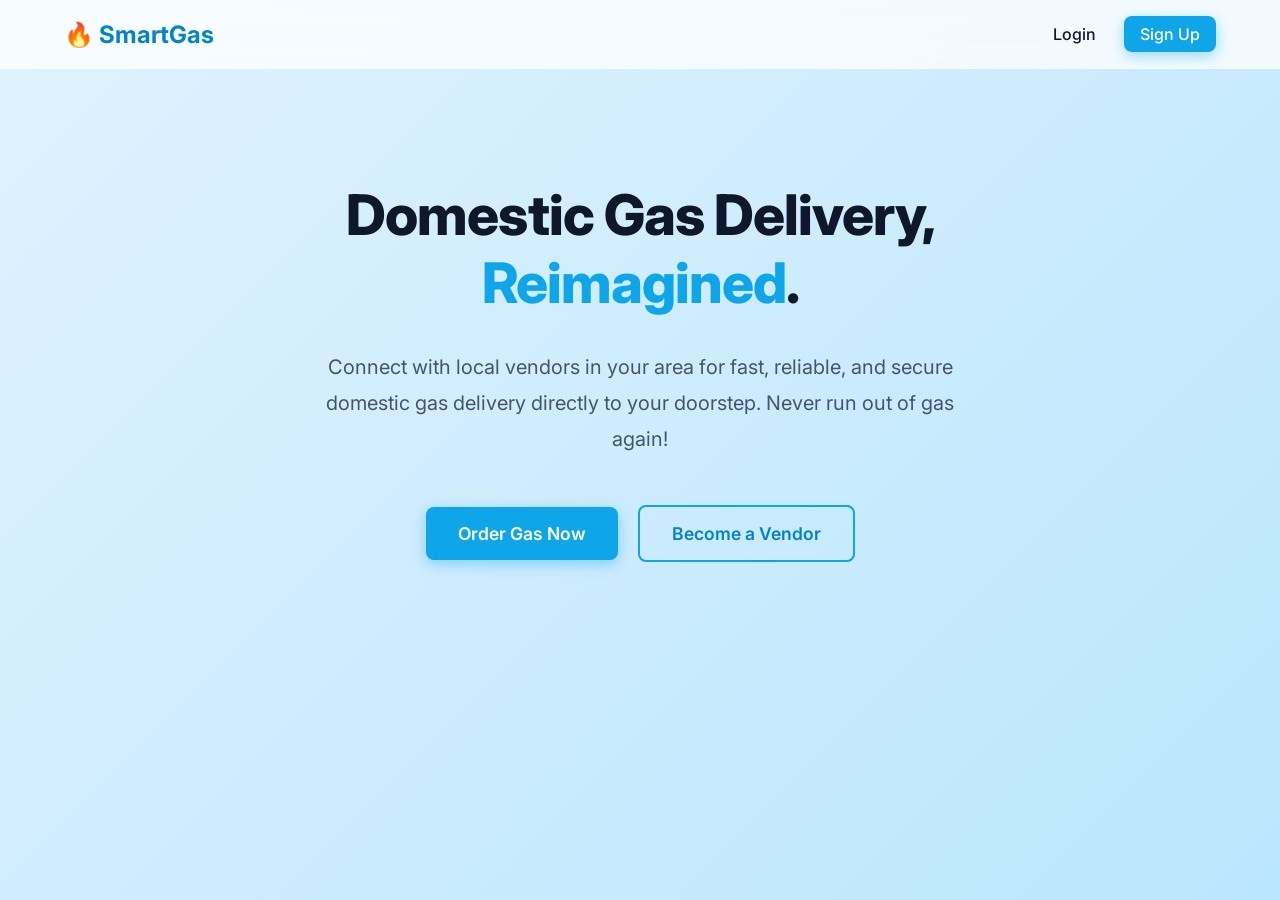
<file: frontend/index.html>
<!DOCTYPE html>
<html lang="en">
<head>
    <meta charset="UTF-8">
    <meta name="viewport" content="width=device-width, initial-scale=1.0">
    <title>Smart Gas Delivery</title>
    <link rel="stylesheet" href="css/style.css">
</head>
<body>
    <nav class="navbar">
        <a href="index.html" class="navbar-brand">🔥 SmartGas</a>
        <div class="navbar-nav" id="navbar-links"></div>
    </nav>

    <div class="container text-center" style="margin-top: 5rem;">
        <h1 style="font-size: 3.5rem; margin-bottom: 2rem; font-weight: 800; letter-spacing: -1px;">
            Domestic Gas Delivery, <br><span style="color: var(--primary-color);">Reimagined</span>.
        </h1>
        <p style="font-size: 1.25rem; color: var(--text-secondary); max-width: 650px; margin: 0 auto 3rem auto; line-height: 1.8;">
            Connect with local vendors in your area for fast, reliable, and secure domestic gas delivery directly to your doorstep. Never run out of gas again!
        </p>
        <div>
            <a href="register.html?role=customer" class="btn btn-primary" style="margin-right: 1rem; font-size: 1.1rem; padding: 1rem 2rem;">Order Gas Now</a>
            <a href="register.html?role=vendor" class="btn btn-secondary" style="font-size: 1.1rem; padding: 1rem 2rem;">Become a Vendor</a>
        </div>
    </div>

    <script src="js/app.js"></script>
</body>
</html>
</file>
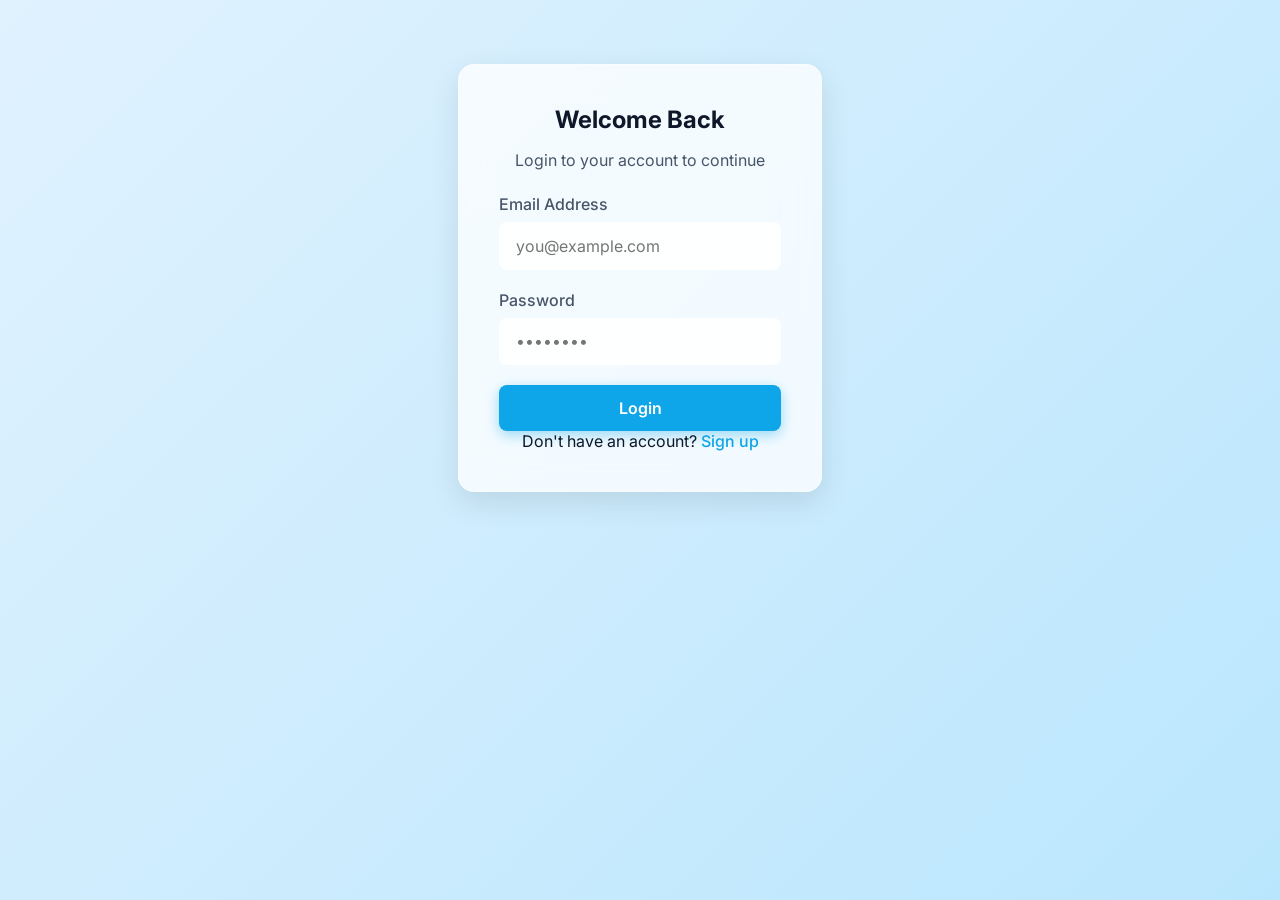
<file: frontend/admin-dashboard.html>
<!DOCTYPE html>
<html lang="en">
<head>
    <meta charset="UTF-8">
    <meta name="viewport" content="width=device-width, initial-scale=1.0">
    <title>Admin Dashboard - Smart Gas</title>
    <link rel="stylesheet" href="css/style.css">
    <style>
        .dashboard-grid {
            display: grid;
            grid-template-columns: repeat(auto-fit, minmax(250px, 1fr));
            gap: 1.5rem;
            margin-bottom: 2rem;
        }
        .stat-card {
            background: var(--surface);
            padding: 1.5rem;
            border-radius: var(--radius);
            box-shadow: var(--shadow);
            border: 1px solid var(--border-color);
            display: flex;
            align-items: center;
            justify-content: space-between;
        }
        .stat-card div h3 {
            font-size: 2rem;
            color: var(--primary-dark);
            margin: 0;
            line-height: 1;
        }
        .stat-card div p {
            color: var(--text-secondary);
            margin: 0;
            margin-top: 0.5rem;
            font-weight: 500;
        }
        .icon-box {
            background: rgba(14, 165, 233, 0.1);
            color: var(--primary-color);
            width: 50px;
            height: 50px;
            display: flex;
            align-items: center;
            justify-content: center;
            border-radius: 50%;
            font-size: 1.5rem;
        }
        table {
            width: 100%;
            border-collapse: collapse;
            margin-bottom: 2rem;
            background: var(--surface);
            box-shadow: var(--shadow);
            border-radius: var(--radius);
            overflow: hidden;
        }
        th, td {
            text-align: left;
            padding: 1rem;
            border-bottom: 1px solid var(--border-color);
        }
        th {
            background: rgba(248, 250, 252, 1);
            color: var(--text-secondary);
            font-weight: 600;
        }
        tr:last-child td {
            border-bottom: none;
        }
    </style>
</head>
<body>
    <nav class="navbar">
        <a href="index.html" class="navbar-brand">🔥 SmartGas AdminHQ</a>
        <div class="navbar-nav">
            <a href="#" onclick="logout(); return false;">Logout (Admin)</a>
        </div>
    </nav>

    <div class="container" style="max-width: 1100px;">
        <h2 style="margin-bottom: 1.5rem; color: var(--primary-dark);">Platform Overview</h2>
        
        <div class="dashboard-grid">
            <div class="stat-card">
                <div>
                    <h3 id="statUsers">...</h3>
                    <p>Total Registered Users</p>
                </div>
                <div class="icon-box">👥</div>
            </div>
            <div class="stat-card">
                <div>
                    <h3 id="statOrders">...</h3>
                    <p>Global Orders Placed</p>
                </div>
                <div class="icon-box">📦</div>
            </div>
            <div class="stat-card">
                <div>
                    <h3 id="statRevenue">...</h3>
                    <p>Total Traded Value (XAF)</p>
                </div>
                <div class="icon-box">💰</div>
            </div>
        </div>

        <h3>Recent Transactions</h3>
        <div style="overflow-x: auto;">
            <table>
                <thead>
                    <tr>
                        <th>Order #</th>
                        <th>Customer</th>
                        <th>Vendor</th>
                        <th>Product & Qty</th>
                        <th>Total</th>
                        <th>Status</th>
                        <th>Payment</th>
                    </tr>
                </thead>
                <tbody id="globalOrdersTable">
                    <tr><td colspan="7" style="text-align: center;">Loading...</td></tr>
                </tbody>
            </table>
        </div>

        <h3>User Management</h3>
        <div style="overflow-x: auto;">
            <table>
                <thead>
                    <tr>
                        <th>ID</th>
                        <th>Role</th>
                        <th>Name</th>
                        <th>Email</th>
                        <th>Phone</th>
                        <th>Action</th>
                    </tr>
                </thead>
                <tbody id="usersTable">
                    <tr><td colspan="6" style="text-align: center;">Loading...</td></tr>
                </tbody>
            </table>
        </div>
    </div>

    <script src="js/app.js"></script>
    <script>
        const user = checkAuth('admin');

        document.addEventListener('DOMContentLoaded', () => {
            loadStats();
            loadOrders();
            loadUsers();
        });

        async function loadStats() {
            try {
                const stats = await apiCall('/admin/stats');
                document.getElementById('statUsers').textContent = stats.total_users;
                document.getElementById('statOrders').textContent = stats.total_orders;
                document.getElementById('statRevenue').textContent = parseInt(stats.total_revenue).toLocaleString();
            } catch (error) {
                console.error(error);
            }
        }

        async function loadOrders() {
            try {
                const orders = await apiCall('/admin/orders');
                const tbody = document.getElementById('globalOrdersTable');
                if(orders.length === 0) {
                    tbody.innerHTML = '<tr><td colspan="7" style="text-align: center;">No orders yet.</td></tr>';
                    return;
                }

                tbody.innerHTML = orders.map(o => `
                    <tr>
                        <td><strong>#${o.id}</strong></td>
                        <td>${o.customer_name}</td>
                        <td>${o.vendor_name}</td>
                        <td>${o.quantity}x ${o.gas_brand} (${o.bottle_size})</td>
                        <td style="font-weight: 500; color: var(--secondary-color);">${o.total_price} XAF</td>
                        <td><span style="font-size:0.8rem; padding:0.2rem 0.5rem; background: #f3f4f6; border-radius:4px;">${(o.status || 'pending').toUpperCase()}</span></td>
                        <td>${o.payment_method === 'mobile_money' ? '📱 MoMo' : '💵 Cash'}</td>
                    </tr>
                `).join('');
            } catch (error) {
                console.error(error);
            }
        }

        async function loadUsers() {
            try {
                const users = await apiCall('/admin/users');
                const tbody = document.getElementById('usersTable');
                tbody.innerHTML = users.map(u => `
                    <tr>
                        <td>${u.id}</td>
                        <td><span style="font-size:0.8rem; padding:0.2rem 0.5rem; background: ${u.role==='admin' ? '#fecaca' : u.role==='vendor' ? '#bfdbfe' : '#bbf7d0'}; border-radius:4px;">${u.role.toUpperCase()}</span></td>
                        <td><strong>${u.name}</strong></td>
                        <td>${u.email}</td>
                        <td>${u.phone || 'N/A'}</td>
                        <td>
                            ${u.role !== 'admin' ? 
                                `<button class="btn btn-secondary" style="padding: 0.3rem 0.6rem; font-size: 0.8rem; border-color: red; color: red;" onclick="deleteUser(${u.id})">Ban</button>` 
                            : ''}
                        </td>
                    </tr>
                `).join('');
            } catch (error) {
                console.error(error);
            }
        }

        async function deleteUser(id) {
            if(!confirm("Are you sure you want to ban/delete this user? All their orders/products will be wiped!")) return;
            try {
                await apiCall(`/admin/users/${id}`, 'DELETE');
                loadUsers();
                loadStats();
            } catch (error) {
                alert('Failed to delete user');
            }
        }
    </script>
</body>
</html>
</file>
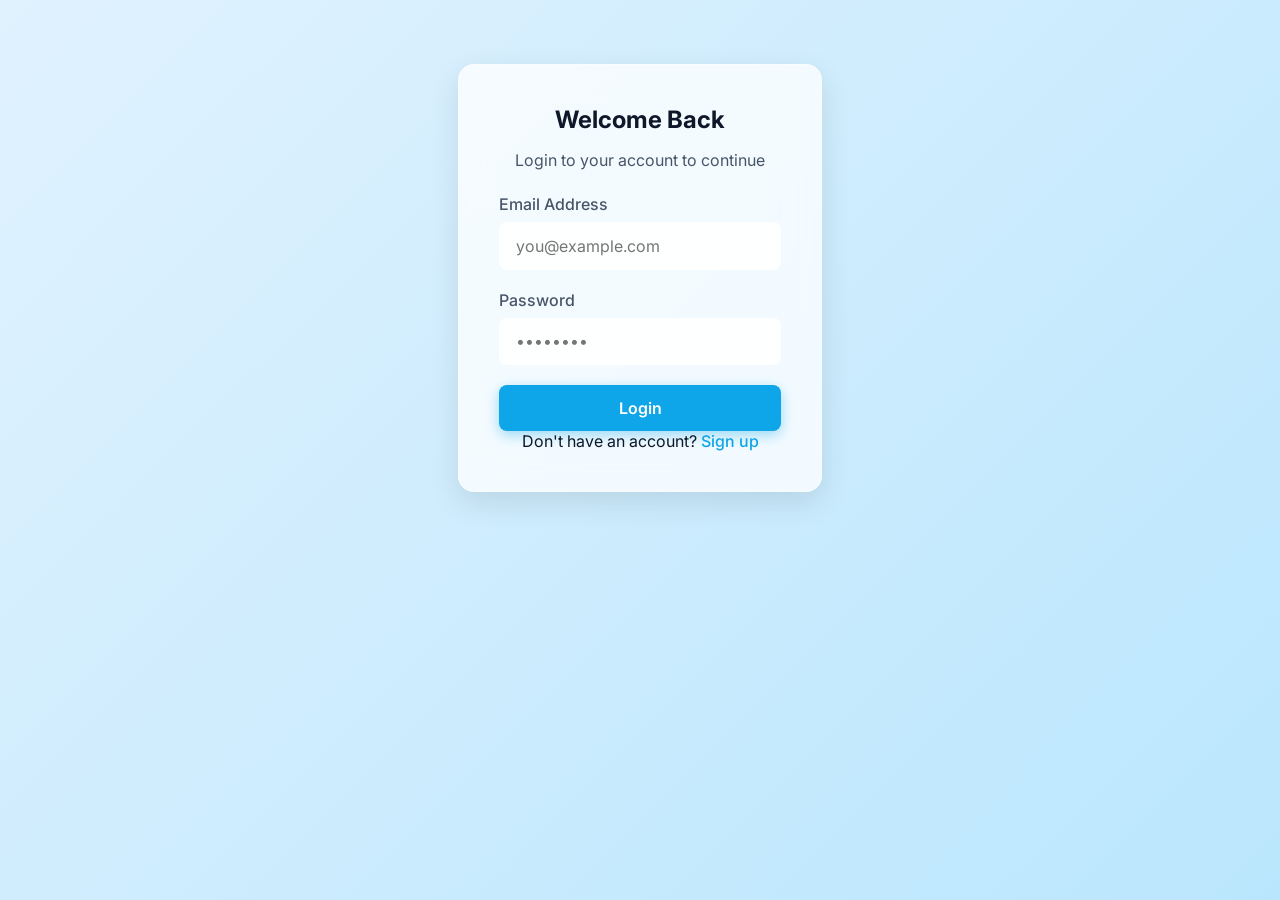
<file: frontend/login.html>
<!DOCTYPE html>
<html lang="en">
<head>
    <meta charset="UTF-8">
    <meta name="viewport" content="width=device-width, initial-scale=1.0">
    <title>Login - Smart Gas Delivery</title>
    <link rel="stylesheet" href="css/style.css">
</head>
<body>
    <div class="auth-container">
        <div class="glass-card">
            <h2 class="text-center">Welcome Back</h2>
            <p class="text-center mb-4" style="color: var(--text-secondary)">Login to your account to continue</p>
            
            <form id="loginForm">
                <div class="form-group">
                    <label for="email">Email Address</label>
                    <input type="email" id="email" class="form-control" required placeholder="you@example.com">
                </div>
                <div class="form-group">
                    <label for="password">Password</label>
                    <input type="password" id="password" class="form-control" required placeholder="••••••••">
                </div>
                
                <div id="errorMsg" style="color: #ef4444; font-weight: 500; text-align: center; margin-bottom: 1rem; display: none;"></div>

                <button type="submit" class="btn btn-primary w-100" id="loginBtn">Login</button>
            </form>
            
            <p class="text-center mt-4">
                Don't have an account? <a href="register.html" class="text-decoration-none">Sign up</a>
            </p>
        </div>
    </div>

    <script src="js/app.js"></script>
    <script>
        document.getElementById('loginForm').addEventListener('submit', async (e) => {
            e.preventDefault();
            const email = document.getElementById('email').value;
            const password = document.getElementById('password').value;
            const btn = document.getElementById('loginBtn');
            const errorMsg = document.getElementById('errorMsg');

            try {
                btn.textContent = 'Logging in...';
                btn.disabled = true;
                errorMsg.style.display = 'none';

                const data = await apiCall('/auth/login', 'POST', { email, password });
                
                setAuth(data.token, data.user);
                
                if (data.user.role === 'customer') {
                    window.location.href = 'customer-dashboard.html';
                } else if (data.user.role === 'admin') {
                    window.location.href = 'admin-dashboard.html';
                } else {
                    window.location.href = 'vendor-dashboard.html';
                }

            } catch (err) {
                errorMsg.textContent = err.message;
                errorMsg.style.display = 'block';
            } finally {
                btn.textContent = 'Login';
                btn.disabled = false;
            }
        });
    </script>
</body>
</html>
</file>
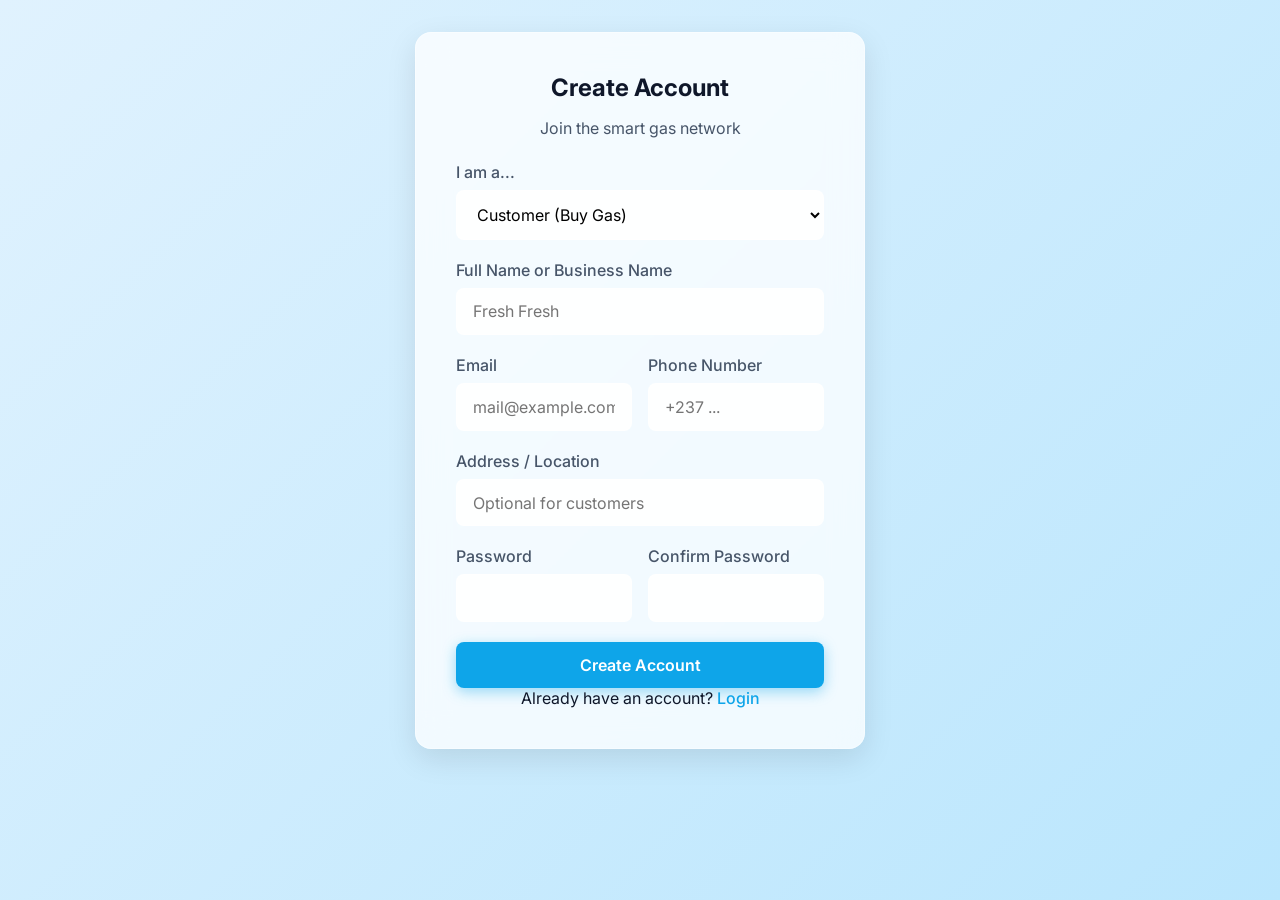
<file: frontend/register.html>
<!DOCTYPE html>
<html lang="en">
<head>
    <meta charset="UTF-8">
    <meta name="viewport" content="width=device-width, initial-scale=1.0">
    <title>Register - Smart Gas Delivery</title>
    <link rel="stylesheet" href="css/style.css">
</head>
<body>
    <div class="auth-container" style="margin: 2rem auto;">
        <div class="glass-card">
            <h2 class="text-center">Create Account</h2>
            <p class="text-center mb-4" style="color: var(--text-secondary)">Join the smart gas network</p>
            
            <form id="registerForm">
                <div class="form-group">
                    <label for="role">I am a...</label>
                    <select id="role" class="form-control" required>
                        <option value="customer">Customer (Buy Gas)</option>
                        <option value="vendor">Vendor (Sell Gas)</option> 
                        <option value="admin">Platform Admin HQ</option>
                    </select>
                </div>

                <div class="form-group">
                    <label for="name">Full Name or Business Name</label>
                    <input type="text" id="name" class="form-control" required placeholder="Fresh Fresh">
                </div>

                <div class="form-group" style="display: grid; grid-template-columns: 1fr 1fr; gap: 1rem;">
                    <div>
                        <label for="email">Email</label>
                        <input type="email" id="email" class="form-control" required placeholder="mail@example.com">
                    </div>
                    <div>
                        <label for="phone">Phone Number</label>
                        <input type="tel" id="phone" class="form-control" required placeholder="+237 ...">
                    </div>
                </div>

                <div class="form-group">
                    <label for="address">Address / Location</label>
                    <input type="text" id="address" class="form-control" placeholder="Optional for customers">
                </div>

                <div class="form-group" style="display: grid; grid-template-columns: 1fr 1fr; gap: 1rem;">
                    <div>
                        <label for="password">Password</label>
                        <input type="password" id="password" class="form-control" required>
                    </div>
                    <div>
                        <label for="confirm_password">Confirm Password</label>
                        <input type="password" id="confirm_password" class="form-control" required>
                    </div>
                </div>
                
                <div id="vendorLocation" style="display: none; background: rgba(14, 165, 233, 0.1); padding: 1rem; border-radius: 8px; margin-bottom: 1.25rem;">
                    <p style="font-size: 0.9rem; margin-bottom: 0.5rem; font-weight: 500;">Location coordinates (Required for vendors)</p>
                    <button type="button" class="btn btn-secondary w-100" id="getLocationBtn" style="padding: 0.5rem; font-size: 0.9rem;">📍 Get My Current Location</button>
                    <div style="display: grid; grid-template-columns: 1fr 1fr; gap: 1rem; margin-top: 0.5rem;">
                        <input type="text" id="lat" class="form-control" style="font-size: 0.8rem; padding: 0.5rem;" placeholder="Latitude" readonly>
                        <input type="text" id="lng" class="form-control" style="font-size: 0.8rem; padding: 0.5rem;" placeholder="Longitude" readonly>
                    </div>
                </div>

                <div id="errorMsg" style="color: #ef4444; font-weight: 500; text-align: center; margin-bottom: 1rem; display: none;"></div>
                <div id="successMsg" style="color: #10b981; font-weight: 500; text-align: center; margin-bottom: 1rem; display: none;"></div>

                <button type="submit" class="btn btn-primary w-100" id="registerBtn">Create Account</button>
            </form>
            
            <p class="text-center mt-4">
                Already have an account? <a href="login.html" class="text-decoration-none">Login</a>
            </p>
        </div>
    </div>

    <script src="js/app.js"></script>
    <script>
        // Set role from URL query param if present
        const urlParams = new URLSearchParams(window.location.search);
        const roleParam = urlParams.get('role');
        const roleSelect = document.getElementById('role');
        const vendorLocation = document.getElementById('vendorLocation');
        
        if (roleParam && (roleParam === 'customer' || roleParam === 'vendor')) {
            roleSelect.value = roleParam;
        }

        // Toggle Vendor Location UI
        function toggleVendorLocation() {
            if (roleSelect.value === 'vendor') {
                vendorLocation.style.display = 'block';
            } else {
                vendorLocation.style.display = 'none';
            }
        }
        roleSelect.addEventListener('change', toggleVendorLocation);
        toggleVendorLocation(); // Initial check

        // Get Location
        document.getElementById('getLocationBtn').addEventListener('click', () => {
            if (navigator.geolocation) {
                const btn = document.getElementById('getLocationBtn');
                btn.textContent = 'Getting location...';
                btn.disabled = true;
                
                navigator.geolocation.getCurrentPosition(
                    (position) => {
                        document.getElementById('lat').value = position.coords.latitude;
                        document.getElementById('lng').value = position.coords.longitude;
                        btn.textContent = '📍 Location Captured';
                        btn.style.backgroundColor = 'rgba(16, 185, 129, 0.2)';
                        btn.style.borderColor = '#10b981';
                        btn.style.color = '#059669';
                    },
                    (error) => {
                        alert('Could not get location. Please ensure location services are enabled.');
                        btn.textContent = '📍 Get My Current Location';
                        btn.disabled = false;
                    }
                );
            } else {
                alert("Geolocation is not supported by this browser.");
            }
        });

        // Submit form
        document.getElementById('registerForm').addEventListener('submit', async (e) => {
            e.preventDefault();
            const btn = document.getElementById('registerBtn');
            const errorMsg = document.getElementById('errorMsg');
            const successMsg = document.getElementById('successMsg');
            
            const password = document.getElementById('password').value;
            const confirm_password = document.getElementById('confirm_password').value;

            errorMsg.style.display = 'none';
            successMsg.style.display = 'none';

            if (password !== confirm_password) {
                errorMsg.textContent = "Passwords do not match!";
                errorMsg.style.display = 'block';
                return;
            }

            const payload = {
                role: roleSelect.value,
                name: document.getElementById('name').value,
                email: document.getElementById('email').value,
                phone: document.getElementById('phone').value,
                password: password,
                address: document.getElementById('address').value
            };

            if (payload.role === 'vendor') {
                const lat = document.getElementById('lat').value;
                const lng = document.getElementById('lng').value;
                if (!lat || !lng) {
                    errorMsg.textContent = "Vendors MUST provide their location!";
                    errorMsg.style.display = 'block';
                    return;
                }
                payload.lat = parseFloat(lat);
                payload.lng = parseFloat(lng);
            }

            try {
                btn.textContent = 'Creating...';
                btn.disabled = true;

                await apiCall('/auth/register', 'POST', payload);
                
                successMsg.textContent = 'Account created successfully! Redirecting...';
                successMsg.style.display = 'block';
                
                setTimeout(() => {
                    window.location.href = 'login.html';
                }, 1500);

            } catch (err) {
                errorMsg.textContent = err.message;
                errorMsg.style.display = 'block';
                btn.textContent = 'Create Account';
                btn.disabled = false;
            }
        });
    </script>
</body>
</html>
</file>
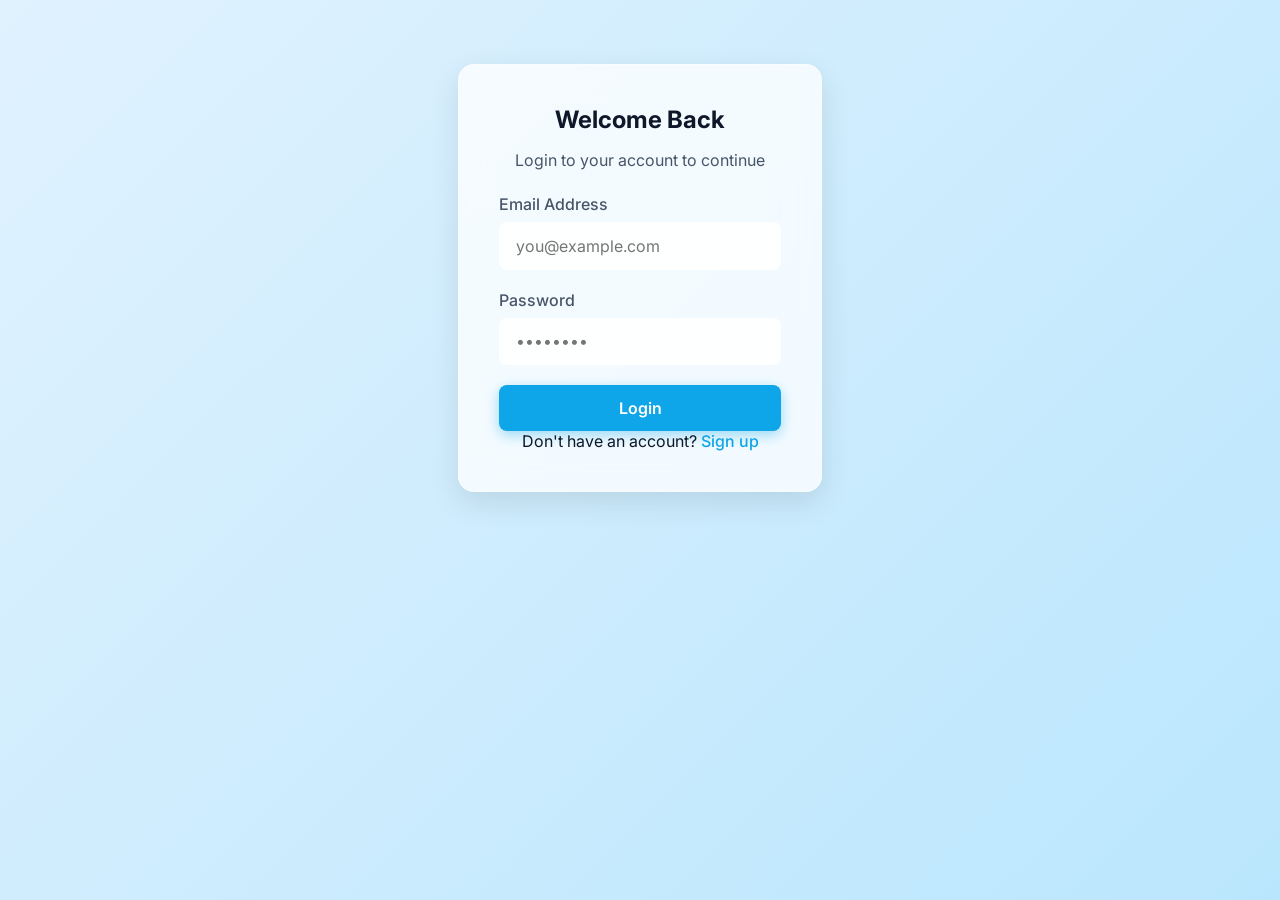
<file: frontend/vendor-dashboard.html>
<!DOCTYPE html>
<html lang="en">
<head>
    <meta charset="UTF-8">
    <meta name="viewport" content="width=device-width, initial-scale=1.0">
    <title>Vendor Dashboard - Smart Gas</title>
    <link rel="stylesheet" href="css/style.css">
    <style>
        .card { background: var(--surface); padding: 1.5rem; border-radius: var(--radius); border: 1px solid var(--border-color); margin-bottom: 1.5rem; }
        .product-item { display: flex; justify-content: space-between; align-items: center; padding: 1rem; border-bottom: 1px solid var(--border-color); }
        .product-item:last-child { border-bottom: none; }
        .order-item { border: 1px solid var(--border-color); border-radius: 8px; padding: 1rem; margin-bottom: 1rem; }
    </style>
</head>
<body>
    <nav class="navbar">
        <a href="index.html" class="navbar-brand">🔥 SmartGas Vendor</a>
        <div class="navbar-nav" id="navbar-links"></div>
    </nav>

    <div class="container dashboard-grid" style="grid-template-columns: 1fr 1fr;">
        <!-- Left Column: Manage Products -->
        <div>
            <div class="glass-card card">
                <h3>Add New Gas Bottle</h3>
                <form id="addProductForm">
                    <div class="form-group" style="display: grid; grid-template-columns: 1fr 1fr; gap: 1rem;">
                        <div>
                            <label>Brand (e.g. Camgaz, SCTM)</label>
                            <input type="text" id="gas_brand" class="form-control" required>
                        </div>
                        <div>
                            <label>Bottle Size (e.g. 12.5kg)</label>
                            <input type="text" id="bottle_size" class="form-control" required>
                        </div>
                    </div>
                    <div class="form-group" style="display: grid; grid-template-columns: 1fr 1fr; gap: 1rem;">
                        <div>
                            <label>Price (XAF)</label>
                            <input type="number" id="price" class="form-control" required>
                        </div>
                        <div>
                            <label>Stock Quantity</label>
                            <input type="number" id="stock_quantity" class="form-control" required>
                        </div>
                    </div>
                    <button type="submit" class="btn btn-primary w-100">Add Product</button>
                </form>
            </div>

            <div class="glass-card card">
                <h3>My Inventory</h3>
                <div id="inventoryList">Loading inventory...</div>
            </div>
        </div>

        <!-- Right Column: Incoming Orders -->
        <div>
            <div class="glass-card card">
                <h3>Incoming Orders</h3>
                <div id="ordersList">Loading orders...</div>
            </div>
        </div>
    </div>

    <script src="js/app.js"></script>
    <script>
        const user = checkAuth('vendor');

        document.addEventListener('DOMContentLoaded', () => {
            loadInventory();
            loadOrders();
        });

        async function loadInventory() {
            try {
                const products = await apiCall(`/products/vendor/${user.id}`);
                const list = document.getElementById('inventoryList');
                if (products.length === 0) {
                    list.innerHTML = '<p>No products in inventory.</p>';
                    return;
                }

                list.innerHTML = products.map(p => `
                    <div class="product-item">
                        <div>
                            <strong>${p.gas_brand}</strong> (${p.bottle_size})
                            <br><span style="color: var(--secondary-color); font-weight: 500;">${p.price} XAF</span>
                        </div>
                        <div style="display: flex; gap: 0.5rem; align-items: center;">
                            <span style="font-size: 0.9rem;">Stock: ${p.stock_quantity}</span>
                            <button class="btn btn-secondary" style="padding: 0.3rem 0.6rem; font-size: 0.8rem;" onclick="updateStockPrompt(${p.id}, ${p.price}, ${p.stock_quantity})">Edit</button>
                        </div>
                    </div>
                `).join('');
            } catch (err) {
                console.error(err);
            }
        }

        async function updateStockPrompt(id, price, stock) {
            const newPrice = prompt("Update price (XAF):", price);
            if (newPrice === null) return;
            const newStock = prompt("Update stock quantity:", stock);
            if (newStock === null) return;

            try {
                await apiCall(`/products/${id}`, 'PUT', { price: parseInt(newPrice), stock_quantity: parseInt(newStock) });
                loadInventory();
            } catch (err) {
                alert('Update failed');
            }
        }

        document.getElementById('addProductForm').addEventListener('submit', async (e) => {
            e.preventDefault();
            const payload = {
                gas_brand: document.getElementById('gas_brand').value,
                bottle_size: document.getElementById('bottle_size').value,
                price: parseFloat(document.getElementById('price').value),
                stock_quantity: parseInt(document.getElementById('stock_quantity').value)
            };

            try {
                await apiCall('/products', 'POST', payload);
                alert('Product added');
                e.target.reset();
                loadInventory();
            } catch (err) {
                alert('Failed to add product: ' + err.message);
            }
        });

        async function loadOrders() {
            try {
                const orders = await apiCall('/orders');
                const list = document.getElementById('ordersList');
                if (orders.length === 0) {
                    list.innerHTML = '<p>No orders yet.</p>';
                    return;
                }

                list.innerHTML = orders.map(o => `
                    <div class="order-item">
                        <div style="display: flex; justify-content: space-between; margin-bottom: 0.5rem;">
                            <strong>Order #${o.id}</strong>
                            <span style="padding: 0.2rem 0.5rem; border-radius: 4px; font-size: 0.8rem; background: ${o.status === 'pending' ? '#fef08a' : o.status === 'delivered' ? '#bbf7d0' : '#bfdbfe'}">${o.status.toUpperCase()}</span>
                        </div>
                        <p style="font-size: 0.9rem;"><strong>Customer:</strong> ${o.customer_name} (${o.customer_phone})</p>
                        <p style="font-size: 0.9rem;"><strong>Address:</strong> ${o.customer_address || 'Not provided'}</p>
                        <p style="font-size: 0.9rem; margin-top: 0.5rem;"><strong>Order:</strong> ${o.quantity}x ${o.gas_brand} (${o.bottle_size}) = <strong>${o.total_price} XAF</strong></p>
                        
                        <div style="margin-top: 1rem; display: flex; gap: 0.5rem;">
                            ${o.status === 'pending' ? `
                                <button class="btn btn-primary" style="padding: 0.4rem 0.8rem; font-size: 0.8rem;" onclick="updateOrderStatus(${o.id}, 'accepted')">Accept</button>
                            ` : ''}
                            ${o.status === 'accepted' ? `
                                <button class="btn btn-primary" style="background:#10b981; padding: 0.4rem 0.8rem; font-size: 0.8rem;" onclick="updateOrderStatus(${o.id}, 'delivered')">Mark Delivered</button>
                            ` : ''}
                        </div>
                    </div>
                `).join('');
            } catch (err) {
                console.error(err);
            }
        }

        async function updateOrderStatus(id, status) {
            try {
                await apiCall(`/orders/${id}/status`, 'PUT', { status });
                loadOrders();
            } catch (err) {
                alert('Failed to update order status');
            }
        }
    </script>
</body>
</html>
</file>
<file: frontend/css/style.css>
/* frontend/css/style.css */
@import url('https://fonts.googleapis.com/css2?family=Inter:wght@300;400;500;600;700&display=swap');

:root {
    --primary-color: #0ea5e9;
    --primary-dark: #0284c7;
    --secondary-color: #f59e0b;
    --background: #f0f9ff;
    --surface: rgba(255, 255, 255, 0.75);
    --text-primary: #0f172a;
    --text-secondary: #475569;
    --border-color: rgba(255,255,255,0.4);
    --radius: 16px;
    --shadow: 0 10px 30px rgba(0,0,0,0.1);
}

* {
    margin: 0;
    padding: 0;
    box-sizing: border-box;
    font-family: 'Inter', sans-serif;
}

body {
    background: linear-gradient(135deg, #e0f2fe 0%, #bae6fd 100%);
    color: var(--text-primary);
    min-height: 100vh;
    display: flex;
    flex-direction: column;
}

.navbar {
    padding: 1rem 5%;
    display: flex;
    justify-content: space-between;
    align-items: center;
    background: var(--surface);
    backdrop-filter: blur(12px);
    -webkit-backdrop-filter: blur(12px);
    border-bottom: 1px solid var(--border-color);
    position: sticky;
    top: 0;
    z-index: 1000;
}

.navbar-brand {
    font-size: 1.5rem;
    font-weight: 700;
    color: var(--primary-dark);
    text-decoration: none;
    display: flex;
    align-items: center;
    gap: 0.5rem;
}

.navbar-nav a {
    text-decoration: none;
    color: var(--text-primary);
    font-weight: 500;
    margin-left: 1.5rem;
    transition: color 0.3s;
}

.navbar-nav a:hover {
    color: var(--primary-color);
}

.container {
    width: 90%;
    max-width: 1200px;
    margin: 0 auto;
    padding: 2rem 0;
    flex: 1;
}

/* Glassmorphism Card */
.glass-card {
    background: var(--surface);
    backdrop-filter: blur(16px);
    -webkit-backdrop-filter: blur(16px);
    border: 1px solid var(--border-color);
    border-radius: var(--radius);
    padding: 2.5rem;
    box-shadow: var(--shadow);
}

.auth-container {
    max-width: 450px;
    margin: 4rem auto;
}

h1, h2, h3 {
    margin-bottom: 1rem;
    color: var(--text-primary);
}

.text-center { text-align: center; }

/* Forms */
.form-group {
    margin-bottom: 1.25rem;
}

.form-group label {
    display: block;
    margin-bottom: 0.5rem;
    font-weight: 500;
    color: var(--text-secondary);
}

.form-control {
    width: 100%;
    padding: 0.8rem 1rem;
    border: 1px solid rgba(255,255,255,0.8);
    border-radius: 8px;
    outline: none;
    transition: all 0.3s;
    background: rgba(255,255,255,0.9);
    font-size: 1rem;
}

.form-control:focus {
    border-color: var(--primary-color);
    box-shadow: 0 0 0 3px rgba(14, 165, 233, 0.2);
}

/* Buttons */
.btn {
    display: inline-block;
    padding: 0.8rem 1.5rem;
    border: none;
    border-radius: 8px;
    font-weight: 600;
    cursor: pointer;
    transition: all 0.3s ease;
    text-align: center;
    text-decoration: none;
    font-size: 1rem;
}

.btn-primary {
    background-color: var(--primary-color);
    color: white;
    box-shadow: 0 4px 14px rgba(14, 165, 233, 0.4);
}

.btn-primary:hover {
    background-color: var(--primary-dark);
    transform: translateY(-2px);
    box-shadow: 0 6px 20px rgba(14, 165, 233, 0.6);
}

.btn-primary:active {
    transform: translateY(0);
}

.btn-secondary {
    background-color: transparent;
    color: var(--primary-dark);
    border: 2px solid var(--primary-color);
}
.btn-secondary:hover {
    background-color: rgba(14, 165, 233, 0.1);
}
.btn-danger {
    background-color: #ef4444;
    color: white;
}
.btn-danger:hover {
    background-color: #dc2626;
}

.w-100 { width: 100%; }
.mt-3 { margin-top: 1rem; }
.mb-4 { margin-bottom: 1.5rem; }
.text-decoration-none { text-decoration: none; color: var(--primary-color); font-weight: 500;}
.text-decoration-none:hover { text-decoration: underline; }

/* Dashboard Styles */
.dashboard-grid {
    display: grid;
    grid-template-columns: 1fr 300px;
    gap: 2rem;
}

@media (max-width: 768px) {
    .dashboard-grid {
        grid-template-columns: 1fr;
    }
}
</file>
